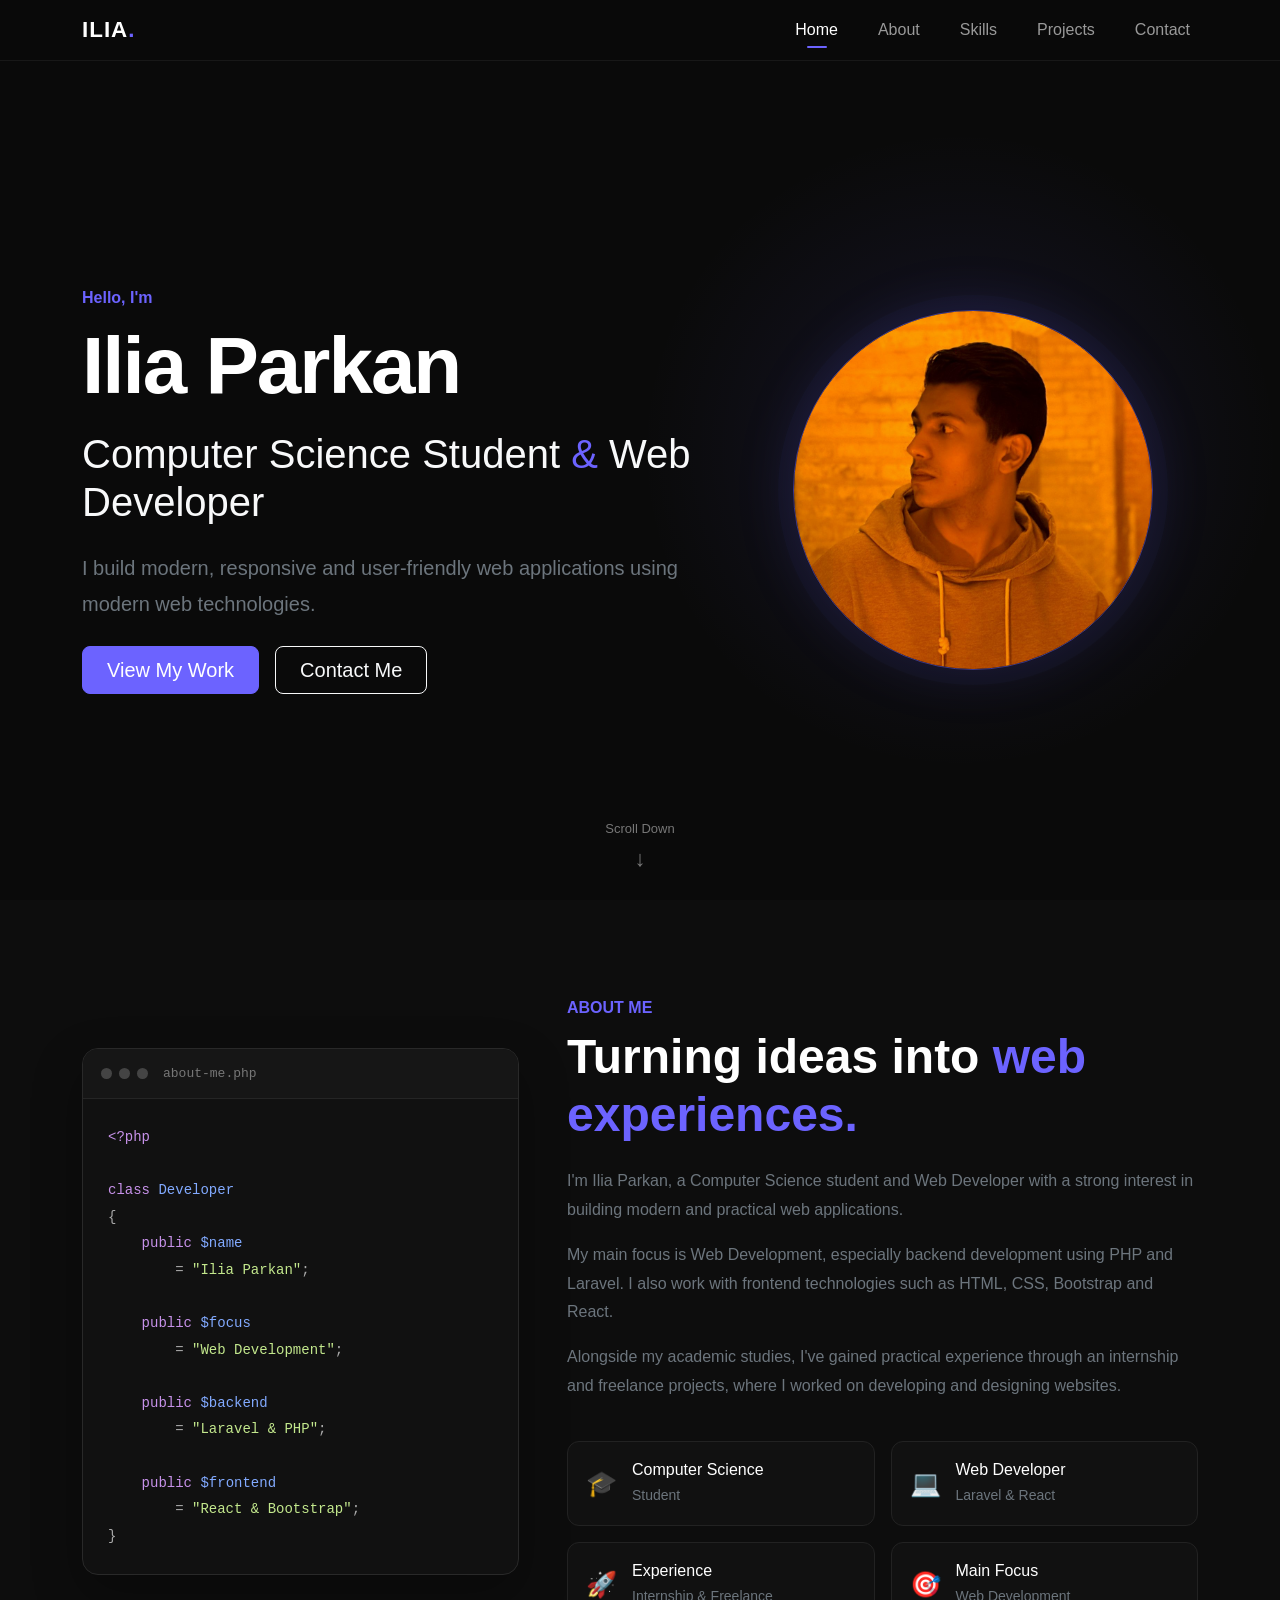
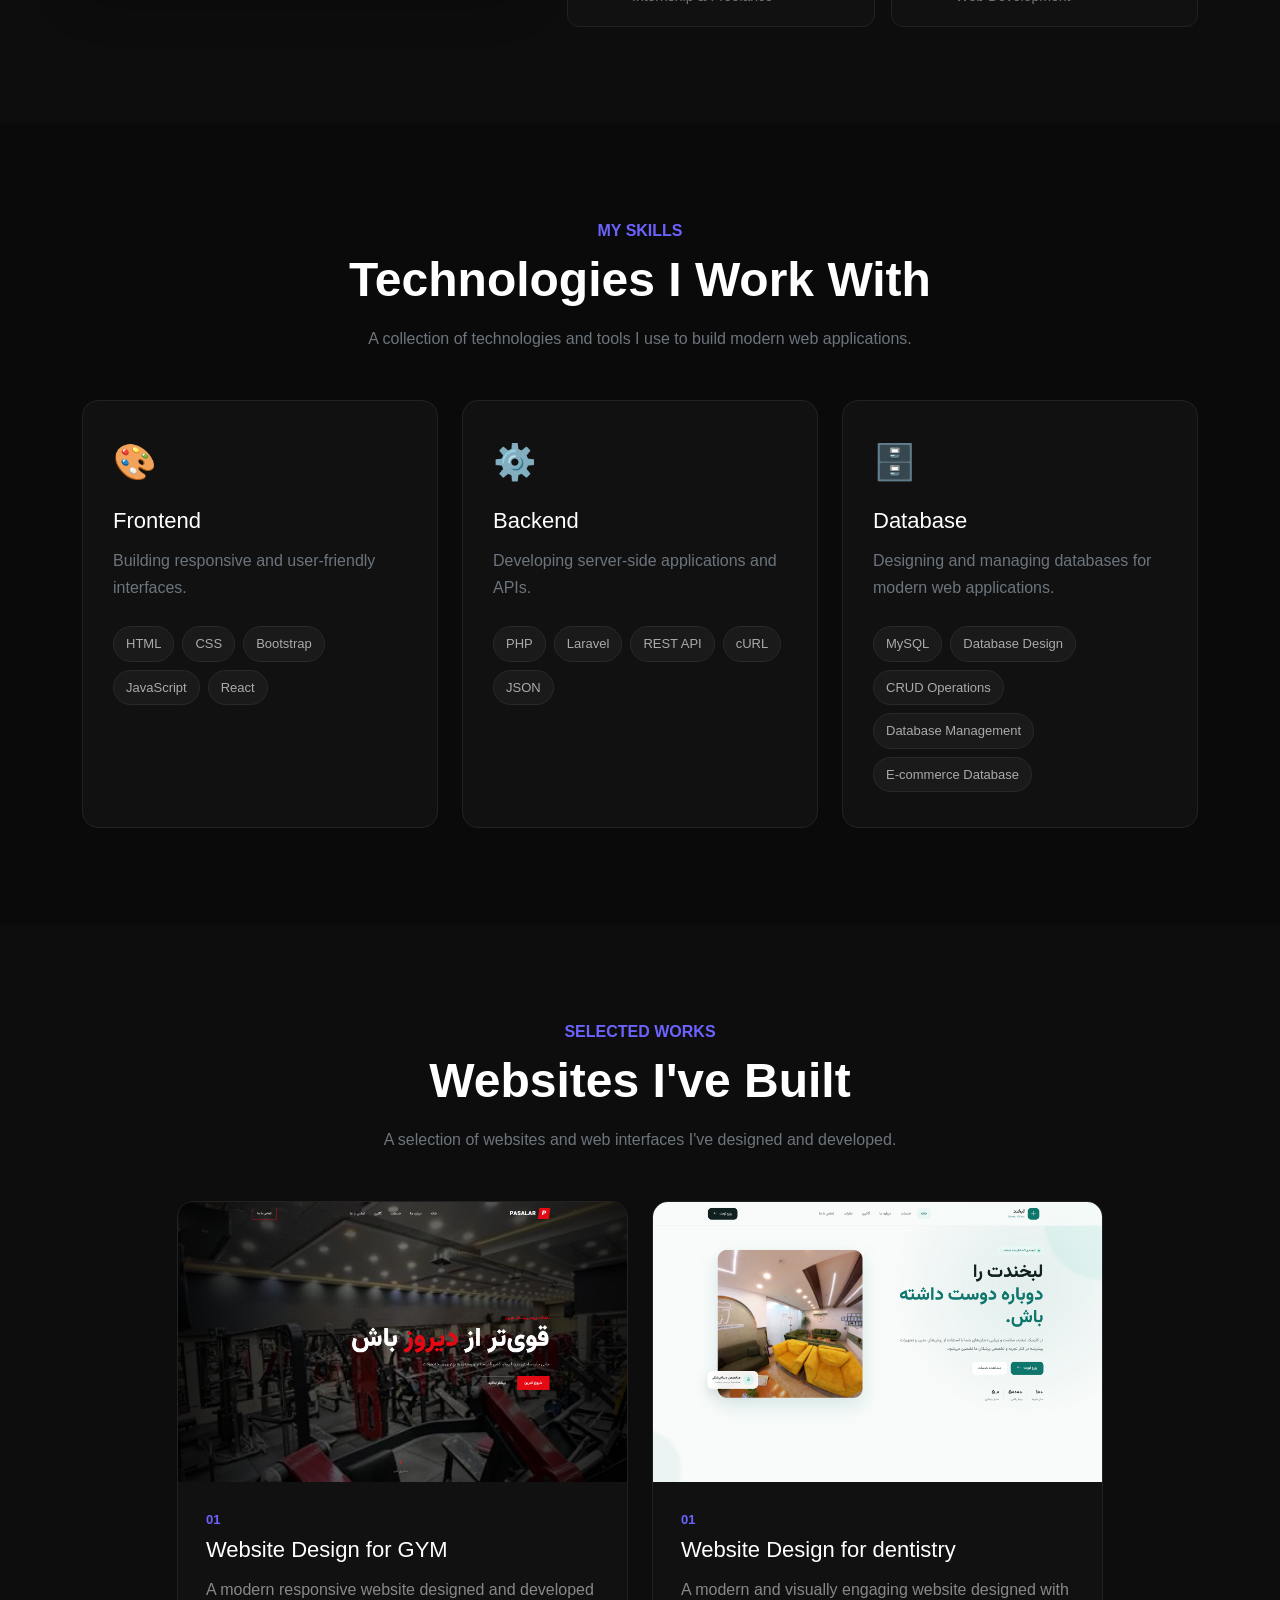
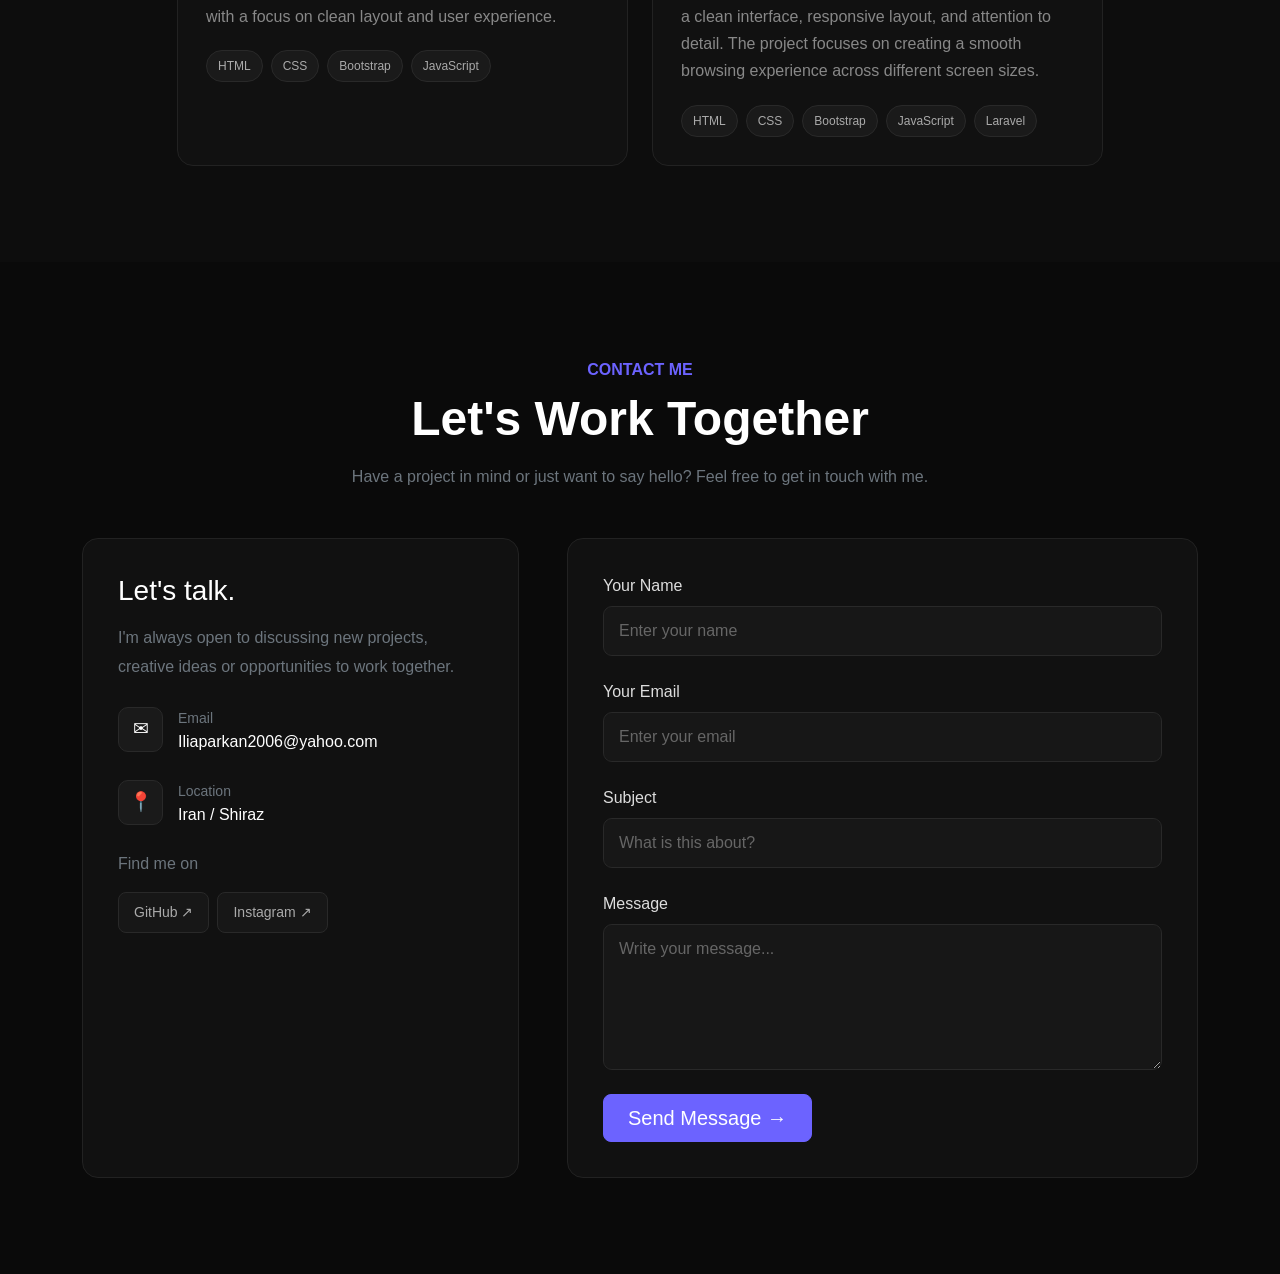
<file: index.html>
<!DOCTYPE html>
<html lang="en">

<head>

    <meta charset="UTF-8">

    <meta
        name="viewport"
        content="width=device-width, initial-scale=1.0"
    >

    <meta
        name="description"
        content="Ilia Parkan | Computer Science Student and Web Developer"
    >

    <title>Ilia Parkan | Web Developer</title>


    <!-- ================= BOOTSTRAP 5 ================= -->

    <link
        href="https://cdn.jsdelivr.net/npm/bootstrap@5.3.3/dist/css/bootstrap.min.css"
        rel="stylesheet"
    >


    <!-- ================= CUSTOM CSS ================= -->

    <link
        rel="stylesheet"
        href="style.css"
    >

</head>


<body>


<!-- =====================================================
     NAVBAR
===================================================== -->

<nav
    id="mainNavbar"
    class="navbar navbar-expand-lg navbar-dark fixed-top"
>

    <div class="container">


        <!-- Logo -->

        <a
            class="navbar-brand fw-bold"
            href="#home"
        >
            ILIA<span>.</span>
        </a>


        <!-- Mobile Menu Button -->

        <button
            class="navbar-toggler"
            type="button"
            data-bs-toggle="collapse"
            data-bs-target="#navbarMenu"
            aria-controls="navbarMenu"
            aria-expanded="false"
            aria-label="Toggle navigation"
        >

            <span class="navbar-toggler-icon"></span>

        </button>


        <!-- Navbar Links -->

        <div
            class="collapse navbar-collapse"
            id="navbarMenu"
        >

            <ul class="navbar-nav ms-auto gap-lg-4">


                <!-- Home -->

                <li class="nav-item">

                    <a
                        class="nav-link"
                        href="#home"
                    >
                        Home
                    </a>

                </li>


                <!-- About -->

                <li class="nav-item">

                    <a
                        class="nav-link"
                        href="#about"
                    >
                        About
                    </a>

                </li>


                <!-- Skills -->

                <li class="nav-item">

                    <a
                        class="nav-link"
                        href="#skills"
                    >
                        Skills
                    </a>

                </li>


                <!-- Projects -->

                <li class="nav-item">

                    <a
                        class="nav-link"
                        href="#projects"
                    >
                        Projects
                    </a>

                </li>


                <!-- Contact -->

                <li class="nav-item">

                    <a
                        class="nav-link"
                        href="#contact"
                    >
                        Contact
                    </a>

                </li>

            </ul>

        </div>

    </div>

</nav>



<!-- =====================================================
     HOME / HERO
===================================================== -->

<section
    id="home"
    class="hero min-vh-100 d-flex align-items-center"
>

    <div class="container">

        <div class="row align-items-center gy-5">


            <!-- Hero Content -->

            <div class="col-lg-7">

                <p class="text-primary fw-semibold mb-2">
                    Hello, I'm
                </p>


                <h1 class="display-1 fw-bold text-white mb-3">
                    Ilia Parkan
                </h1>


                <h2 class="display-6 text-light mb-4">

                    Computer Science Student

                    <span class="text-primary">
                        &
                    </span>

                    Web Developer

                </h2>


                <p class="lead text-secondary hero-description mb-4">

                    I build modern, responsive and user-friendly
                    web applications using modern web technologies.

                </p>


                <!-- Buttons -->

                <div class="d-flex gap-3 flex-wrap">


                    <a
                        href="#projects"
                        class="btn btn-primary btn-lg px-4"
                    >
                        View My Work
                    </a>


                    <a
                        href="#contact"
                        class="btn btn-outline-light btn-lg px-4"
                    >
                        Contact Me
                    </a>

                </div>

            </div>


            <!-- Profile Image -->

            <div class="col-lg-5">

                <div class="profile-container mx-auto">

                    <div class="profile-image">

                        <img
                            src="images/profile.jpg"
                            alt="Ilia Parkan"
                            class="img-fluid"
                        >

                    </div>

                </div>

            </div>

        </div>

    </div>


    <!-- Scroll Down -->

    <a
        href="#about"
        class="scroll-indicator text-decoration-none"
    >

        <span>
            Scroll Down
        </span>

        <div>
            ↓
        </div>

    </a>

</section>



<!-- =====================================================
     ABOUT
===================================================== -->

<section
    id="about"
    class="about-section py-5"
>

    <div class="container py-5">

        <div class="row align-items-center g-5">


            <!-- Code Card -->

            <div class="col-lg-5">

                <div class="code-card">


                    <!-- Window Header -->

                    <div class="code-header">

                        <div class="window-dots">

                            <span></span>
                            <span></span>
                            <span></span>

                        </div>


                        <span class="file-name">
                            about-me.php
                        </span>

                    </div>


                    <!-- Code -->

                    <div class="code-body">

<pre><code><span class="code-purple">&lt;?php</span>

<span class="code-purple">class</span> <span class="code-blue">Developer</span>
{
    <span class="code-purple">public</span> <span class="code-blue">$name</span>
        = <span class="code-green">"Ilia Parkan"</span>;

    <span class="code-purple">public</span> <span class="code-blue">$focus</span>
        = <span class="code-green">"Web Development"</span>;

    <span class="code-purple">public</span> <span class="code-blue">$backend</span>
        = <span class="code-green">"Laravel & PHP"</span>;

    <span class="code-purple">public</span> <span class="code-blue">$frontend</span>
        = <span class="code-green">"React & Bootstrap"</span>;
}</code></pre>

                    </div>

                </div>

            </div>


            <!-- About Content -->

            <div class="col-lg-7">


                <p class="text-primary fw-semibold mb-2">
                    ABOUT ME
                </p>


                <h2 class="display-5 fw-bold text-white mb-4">

                    Turning ideas into

                    <span class="text-primary">
                        web experiences.
                    </span>

                </h2>


                <p class="text-secondary about-text">

                    I'm Ilia Parkan, a Computer Science student
                    and Web Developer with a strong interest in
                    building modern and practical web applications.

                </p>


                <p class="text-secondary about-text">

                    My main focus is Web Development, especially
                    backend development using PHP and Laravel.
                    I also work with frontend technologies such as
                    HTML, CSS, Bootstrap and React.

                </p>


                <p class="text-secondary about-text">

                    Alongside my academic studies, I've gained
                    practical experience through an internship and
                    freelance projects, where I worked on developing
                    and designing websites.

                </p>


                <!-- About Info -->

                <div class="row g-3 mt-4">


                    <!-- Education -->

                    <div class="col-sm-6">

                        <div class="about-info">

                            <span class="info-icon">
                                🎓
                            </span>

                            <div>

                                <h6 class="text-white mb-1">
                                    Computer Science
                                </h6>

                                <small class="text-secondary">
                                    Student
                                </small>

                            </div>

                        </div>

                    </div>


                    <!-- Web Developer -->

                    <div class="col-sm-6">

                        <div class="about-info">

                            <span class="info-icon">
                                💻
                            </span>

                            <div>

                                <h6 class="text-white mb-1">
                                    Web Developer
                                </h6>

                                <small class="text-secondary">
                                    Laravel & React
                                </small>

                            </div>

                        </div>

                    </div>


                    <!-- Experience -->

                    <div class="col-sm-6">

                        <div class="about-info">

                            <span class="info-icon">
                                🚀
                            </span>

                            <div>

                                <h6 class="text-white mb-1">
                                    Experience
                                </h6>

                                <small class="text-secondary">
                                    Internship & Freelance
                                </small>

                            </div>

                        </div>

                    </div>


                    <!-- Focus -->

                    <div class="col-sm-6">

                        <div class="about-info">

                            <span class="info-icon">
                                🎯
                            </span>

                            <div>

                                <h6 class="text-white mb-1">
                                    Main Focus
                                </h6>

                                <small class="text-secondary">
                                    Web Development
                                </small>

                            </div>

                        </div>

                    </div>

                </div>

            </div>

        </div>

    </div>

</section>



<!-- =====================================================
     SKILLS
===================================================== -->

<section
    id="skills"
    class="skills-section py-5"
>

    <div class="container py-5">


        <!-- Section Header -->

        <div class="text-center mb-5">

            <p class="text-primary fw-semibold mb-2">
                MY SKILLS
            </p>


            <h2 class="display-5 fw-bold text-white">
                Technologies I Work With
            </h2>


            <p class="text-secondary mt-3 skills-intro">

                A collection of technologies and tools I use
                to build modern web applications.

            </p>

        </div>


        <!-- Skills -->

        <div class="row g-4">


            <!-- Frontend -->

            <div class="col-lg-4">

                <div class="skill-card h-100">

                    <div class="skill-icon">
                        🎨
                    </div>


                    <h3 class="text-white">
                        Frontend
                    </h3>


                    <p class="text-secondary">

                        Building responsive and user-friendly
                        interfaces.

                    </p>


                    <div class="skill-list">

                        <span>HTML</span>
                        <span>CSS</span>
                        <span>Bootstrap</span>
                        <span>JavaScript</span>
                        <span>React</span>

                    </div>

                </div>

            </div>


            <!-- Backend -->

            <div class="col-lg-4">

                <div class="skill-card h-100">

                    <div class="skill-icon">
                        ⚙️
                    </div>


                    <h3 class="text-white">
                        Backend
                    </h3>


                    <p class="text-secondary">

                        Developing server-side applications
                        and APIs.

                    </p>


                    <div class="skill-list">

                        <span>PHP</span>
                        <span>Laravel</span>
                        <span>REST API</span>
                        <span>cURL</span>
                        <span>JSON</span>

                    </div>

                </div>

            </div>


            <!-- Database -->

            <div class="col-lg-4">

                <div class="skill-card h-100">

                    <div class="skill-icon">
                        🗄️
                    </div>


                    <h3 class="text-white">
                        Database
                    </h3>


                    <p class="text-secondary">

                        Designing and managing databases for
                        modern web applications.

                    </p>


                    <div class="skill-list">

                        <span>MySQL</span>
                        <span>Database Design</span>
                        <span>CRUD Operations</span>
                        <span>Database Management</span>
                        <span>E-commerce Database</span>

                    </div>

                </div>

            </div>

        </div>

    </div>

</section>



<!-- =====================================================
     PROJECTS
===================================================== -->

<section
    id="projects"
    class="projects-section py-5"
>

    <div class="container py-5">


        <!-- Section Header -->

        <div class="text-center mb-5">

            <p class="text-primary fw-semibold mb-2">
                SELECTED WORKS
            </p>


            <h2 class="display-5 fw-bold text-white">
                Websites I've Built
            </h2>


            <p class="text-secondary mt-3 projects-intro">

                A selection of websites and web interfaces
                I've designed and developed.

            </p>

        </div>


        <!-- Projects -->

        <div class="row g-4 justify-content-center">


            <!-- Project 1 -->

            <div class="col-lg-5 col-md-6">

                <div class="project-card h-100">


                    <div class="project-image">

                        <img
                            src="images/projects-1/picture1.png"
                            alt="Website Project 1"
                            loading="lazy"
                        >


                        <div class="project-overlay">

                            <a
                                href="project-1.html"
                                class="project-link"
                            >
                                View Preview →
                            </a>

                        </div>

                    </div>


                    <div class="project-content">


                        <span class="project-number">
                            01
                        </span>


                        <h3>
                            Website Design for GYM
                        </h3>


                        <p>

                            A modern responsive website designed
                            and developed with a focus on clean
                            layout and user experience.

                        </p>


                        <div class="project-tech">

                            <span>HTML</span>
                            <span>CSS</span>
                            <span>Bootstrap</span>
                            <span>JavaScript</span>

                        </div>

                    </div>

                </div>

            </div>

            <!-- Project 2 -->

            <div class="col-lg-5 col-md-6">

                <div class="project-card h-100">


                    <div class="project-image">

                        <img
                            src="images/projects-2/clinic-1.png"
                            alt="Website Project 1"
                            loading="lazy"
                        >


                        <div class="project-overlay">

                            <a
                                href="project-2.html"
                                class="project-link"
                            >
                                View Preview →
                            </a>

                        </div>

                    </div>


                    <div class="project-content">


                        <span class="project-number">
                            01
                        </span>


                        <h3>
                            Website Design for dentistry
                        </h3>


                        <p>

                            A modern and visually engaging website designed with a clean interface, responsive layout, and attention to detail. The project focuses on creating a smooth browsing experience across different screen sizes.

                        </p>


                        <div class="project-tech">

                            <span>HTML</span>
                            <span>CSS</span>
                            <span>Bootstrap</span>
                            <span>JavaScript</span>
                            <span>Laravel</span>

                        </div>

                    </div>

                </div>

            </div>

        </div>

    </div>

</section>



<!-- =====================================================
     CONTACT
===================================================== -->

<section
    id="contact"
    class="contact-section py-5"
>

    <div class="container py-5">


        <!-- Section Header -->

        <div class="text-center mb-5">

            <p class="text-primary fw-semibold mb-2">
                CONTACT ME
            </p>


            <h2 class="display-5 fw-bold text-white">
                Let's Work Together
            </h2>


            <p class="text-secondary mt-3 contact-intro">

                Have a project in mind or just want to say hello?
                Feel free to get in touch with me.

            </p>

        </div>


        <!-- Contact Content -->

        <div class="row g-5 align-items-stretch">


            <!-- Contact Information -->

            <div class="col-lg-5">

                <div class="contact-info h-100">


                    <h3 class="text-white mb-3">
                        Let's talk.
                    </h3>


                    <p class="text-secondary contact-text mb-4">

                        I'm always open to discussing new projects,
                        creative ideas or opportunities to work together.

                    </p>


                    <!-- Email -->

                    <div class="contact-item">

                        <div class="contact-icon">
                            ✉
                        </div>


                        <div>

                            <small class="text-secondary">
                                Email
                            </small>


                            <a
                                href="mailto:Iliaparkan2006@yahoo.com"
                                class="d-block"
                            >
                                Iliaparkan2006@yahoo.com
                            </a>

                        </div>

                    </div>


                    <!-- Location -->

                    <div class="contact-item">

                        <div class="contact-icon">
                            📍
                        </div>


                        <div>

                            <small class="text-secondary">
                                Location
                            </small>


                            <p class="text-white mb-0">
                                Iran / Shiraz
                            </p>

                        </div>

                    </div>


                    <!-- Social Links -->

                    <div class="contact-social mt-4">

                        <p class="text-secondary mb-3">
                            Find me on
                        </p>


                        <div class="d-flex gap-2">


                            <!-- GitHub -->

                            <a
                                href="YOUR_GITHUB_LINK"
                                class="social-link"
                                target="_blank"
                                rel="noopener noreferrer"
                            >
                                GitHub ↗
                            </a>


                            <!-- Instagram -->

                            <a
                                href="YOUR_INSTAGRAM_LINK"
                                class="social-link"
                                target="_blank"
                                rel="noopener noreferrer"
                            >
                                Instagram ↗
                            </a>

                        </div>

                    </div>

                </div>

            </div>


            <!-- Contact Form -->

            <div class="col-lg-7">

                <div class="contact-form h-100">

                    <form>


                        <!-- Name -->

                        <div class="mb-4">

                            <label
                                for="name"
                                class="form-label"
                            >
                                Your Name
                            </label>


                            <input
                                type="text"
                                id="name"
                                class="form-control"
                                placeholder="Enter your name"
                                required
                            >

                        </div>


                        <!-- Email -->

                        <div class="mb-4">

                            <label
                                for="email"
                                class="form-label"
                            >
                                Your Email
                            </label>


                            <input
                                type="email"
                                id="email"
                                class="form-control"
                                placeholder="Enter your email"
                                required
                            >

                        </div>


                        <!-- Subject -->

                        <div class="mb-4">

                            <label
                                for="subject"
                                class="form-label"
                            >
                                Subject
                            </label>


                            <input
                                type="text"
                                id="subject"
                                class="form-control"
                                placeholder="What is this about?"
                            >

                        </div>


                        <!-- Message -->

                        <div class="mb-4">

                            <label
                                for="message"
                                class="form-label"
                            >
                                Message
                            </label>


                            <textarea
                                id="message"
                                class="form-control"
                                rows="5"
                                placeholder="Write your message..."
                                required
                            ></textarea>

                        </div>


                        <!-- Submit -->

                        <button
                            type="submit"
                            class="btn btn-primary btn-lg px-4"
                        >
                            Send Message →
                        </button>

                    </form>

                </div>

            </div>

        </div>

    </div>

</section>



<!-- =====================================================
     BOOTSTRAP JS
===================================================== -->

<script
    src="https://cdn.jsdelivr.net/npm/bootstrap@5.3.3/dist/js/bootstrap.bundle.min.js">
</script>



<!-- =====================================================
     NAVBAR ACTIVE SECTION
===================================================== -->

<script>

    const sections =
        document.querySelectorAll("section[id]");

    const navLinks =
        document.querySelectorAll("#mainNavbar .nav-link");


    function updateActiveNav() {

        let currentSection = "";


        sections.forEach(section => {

            const sectionTop =
                section.offsetTop - 150;

            const sectionHeight =
                section.offsetHeight;


            if (
                window.scrollY >= sectionTop &&
                window.scrollY < sectionTop + sectionHeight
            ) {

                currentSection =
                    section.getAttribute("id");

            }

        });


        navLinks.forEach(link => {

            link.classList.remove("active");


            if (
                link.getAttribute("href") ===
                "#" + currentSection
            ) {

                link.classList.add("active");

            }

        });

    }


    window.addEventListener(
        "scroll",
        updateActiveNav
    );


    window.addEventListener(
        "load",
        updateActiveNav
    );


</script>


</body>

</html>
</file>
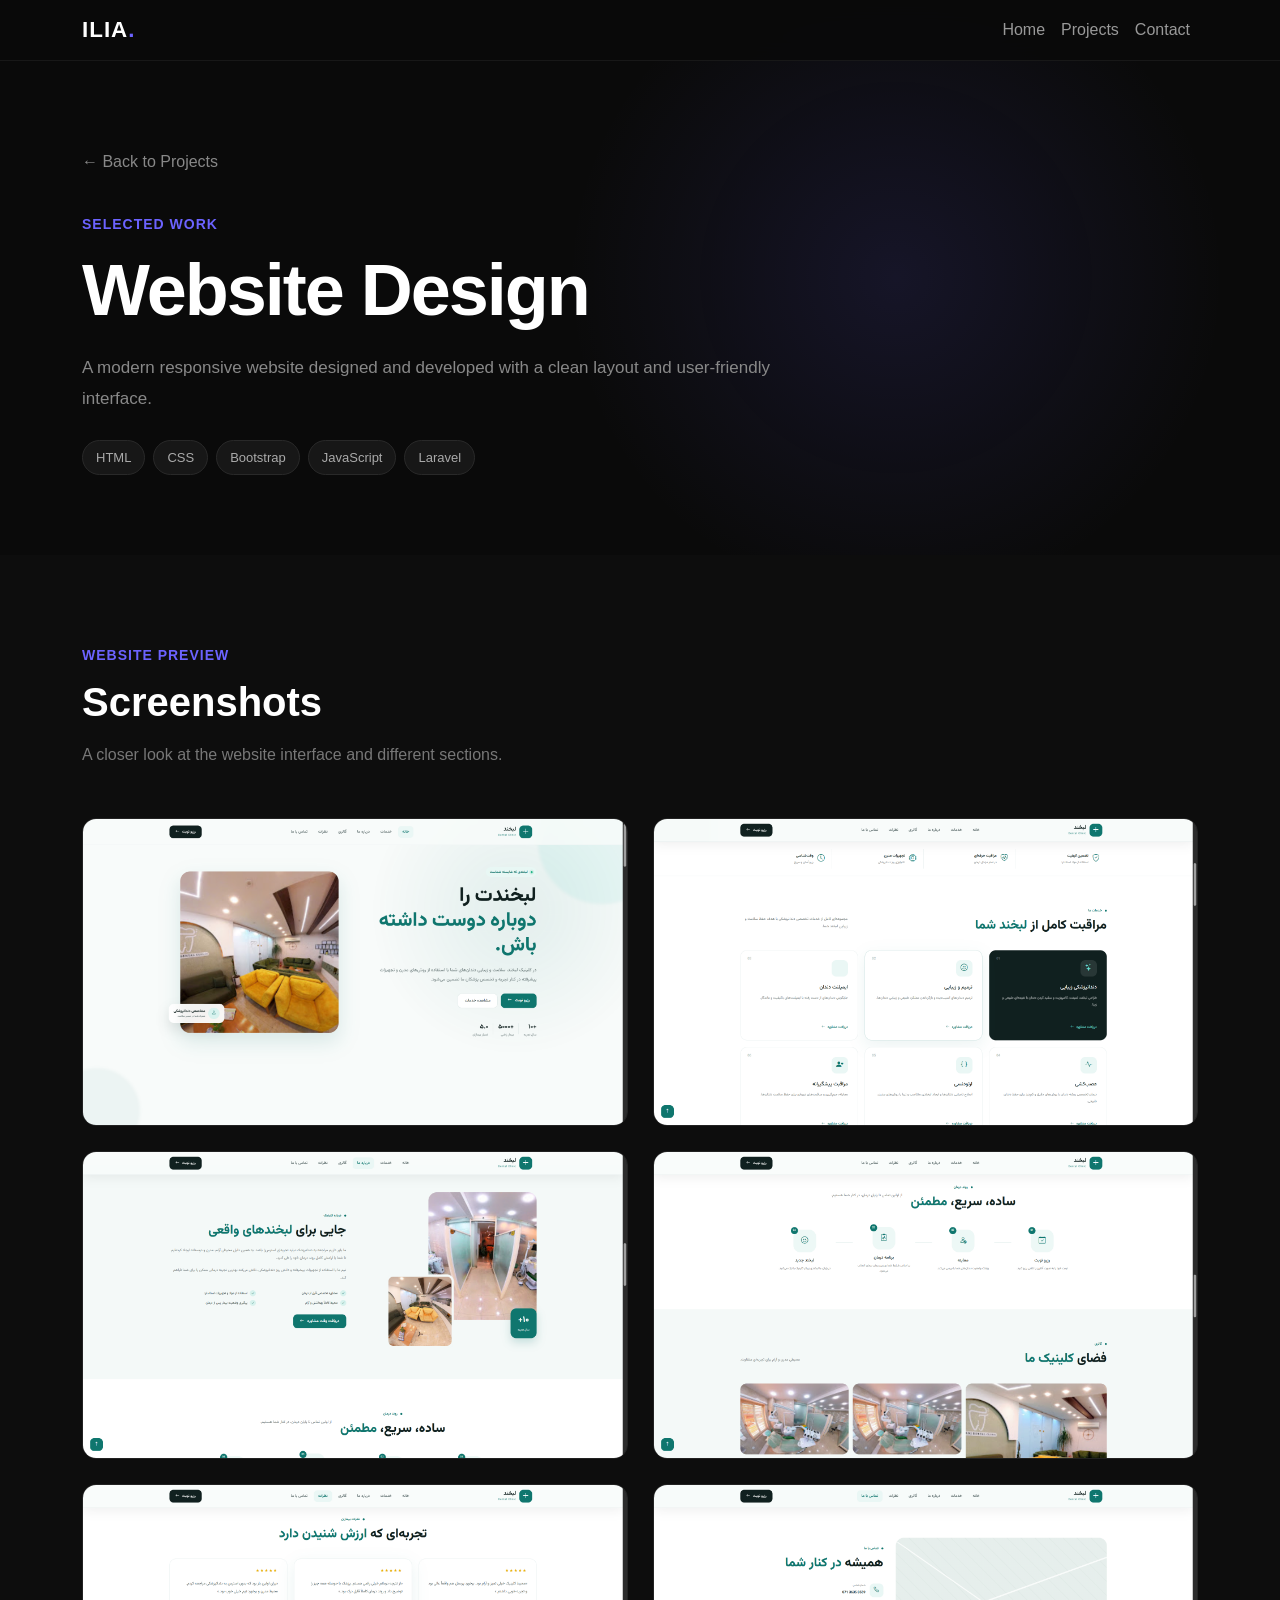
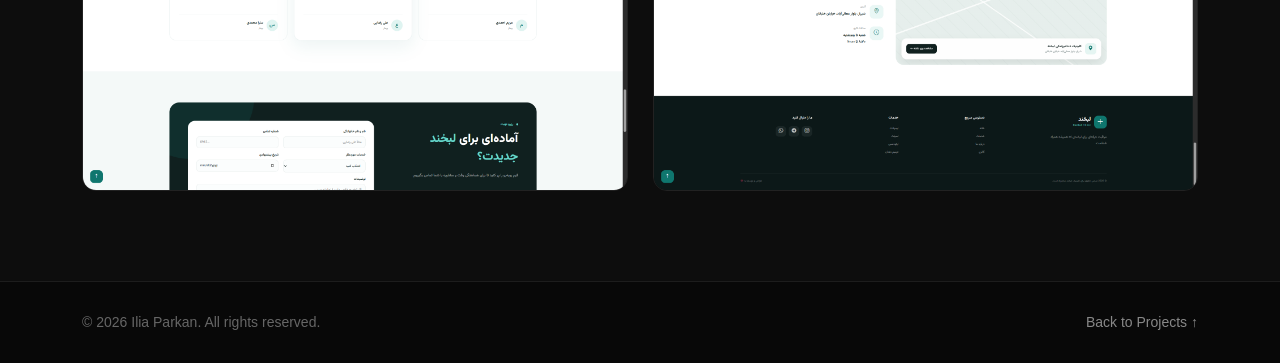
<file: project-2.html>
<!DOCTYPE html>
<html lang="en">

<head>

    <meta charset="UTF-8">

    <meta
        name="viewport"
        content="width=device-width, initial-scale=1.0"
    >

    <meta
        name="description"
        content="Website project by Ilia Parkan"
    >

    <title>Website Project | Ilia Parkan</title>


    <!-- Bootstrap 5 -->

    <link
        href="https://cdn.jsdelivr.net/npm/bootstrap@5.3.3/dist/css/bootstrap.min.css"
        rel="stylesheet"
    >


    <!-- Project Gallery CSS -->

    <link
        rel="stylesheet"
        href="project-gallery.css"
    >

</head>


<body>


<!-- =====================================================
     NAVBAR
===================================================== -->

<nav class="navbar navbar-expand-lg navbar-dark fixed-top">

    <div class="container">


        <!-- Logo -->

        <a
            class="navbar-brand fw-bold"
            href="index.html"
        >
            ILIA<span>.</span>
        </a>


        <!-- Mobile Button -->

        <button
            class="navbar-toggler"
            type="button"
            data-bs-toggle="collapse"
            data-bs-target="#navbarMenu"
            aria-controls="navbarMenu"
            aria-expanded="false"
            aria-label="Toggle navigation"
        >

            <span class="navbar-toggler-icon"></span>

        </button>


        <!-- Navbar -->

        <div
            class="collapse navbar-collapse"
            id="navbarMenu"
        >

            <ul class="navbar-nav ms-auto">

                <li class="nav-item">

                    <a
                        class="nav-link"
                        href="index.html#home"
                    >
                        Home
                    </a>

                </li>

                <li class="nav-item">

                    <a
                        class="nav-link"
                        href="index.html#projects"
                    >
                        Projects
                    </a>

                </li>

                <li class="nav-item">

                    <a
                        class="nav-link"
                        href="index.html#contact"
                    >
                        Contact
                    </a>

                </li>

            </ul>

        </div>

    </div>

</nav>



<!-- =====================================================
     PROJECT HEADER
===================================================== -->

<section class="project-header">

    <div class="container">

        <a
            href="index.html#projects"
            class="back-link"
        >
            ← Back to Projects
        </a>


        <p class="section-label">
            SELECTED WORK
        </p>


        <h1>
            Website Design
        </h1>


        <p class="project-description">

            A modern responsive website designed and developed
            with a clean layout and user-friendly interface.

        </p>


        <!-- Technologies -->

        <div class="project-tech">

            <span>HTML</span>
            <span>CSS</span>
            <span>Bootstrap</span>
            <span>JavaScript</span>
            <span>Laravel</span>

        </div>

    </div>

</section>



<!-- =====================================================
     PROJECT SCREENSHOTS
===================================================== -->

<section class="gallery-section">

    <div class="container">


        <!-- Gallery Header -->

        <div class="gallery-header">

            <p class="section-label">
                WEBSITE PREVIEW
            </p>

            <h2>
                Screenshots
            </h2>

            <p>
                A closer look at the website interface and
                different sections.
            </p>

        </div>


        <!-- Gallery -->

        <div class="gallery">


            <!-- Screenshot 1 -->

            <div class="gallery-item">

                <img
                    src="images/projects-2/clinic-1.png"
                    alt="Website Home Page"
                    loading="lazy"
                >

            </div>


            <!-- Screenshot 2 -->

            <div class="gallery-item">

                <img
                    src="images/projects-2/clinic-2.png"
                    alt="Website About Page"
                    loading="lazy"
                >

            </div>


            <!-- Screenshot 3 -->

            <div class="gallery-item">

                <img
                    src="images/projects-2/clinic-3.png"
                    alt="Website Services Page"
                    loading="lazy"
                >

            </div>


            <!-- Screenshot 4 -->

            <div class="gallery-item">

                <img
                    src="images/projects-2/clinic-4.png"
                    alt="Website Contact Page"
                    loading="lazy"
                >

            </div>

            <!-- Screenshot 5 -->

            <div class="gallery-item">

                <img
                    src="images/projects-2/clinic-5.png"
                    alt="Website Contact Page"
                    loading="lazy"
                >

            </div>
            
            <!-- Screenshot 7 -->

            <div class="gallery-item">

                <img
                    src="images/projects-2/clinic-7.png"
                    alt="Website Contact Page"
                    loading="lazy"
                >

            </div>

        </div>

    </div>

</section>



<!-- =====================================================
     FOOTER
===================================================== -->

<footer class="project-footer">

    <div class="container">

        <p>
            © 2026 Ilia Parkan. All rights reserved.
        </p>

        <a href="index.html#projects">
            Back to Projects ↑
        </a>

    </div>

</footer>



<!-- Bootstrap JS -->

<script
    src="https://cdn.jsdelivr.net/npm/bootstrap@5.3.3/dist/js/bootstrap.bundle.min.js"
></script>


</body>

</html>
</file>
<file: style.css>
/* =====================================================
   GLOBAL
===================================================== */

html {
    scroll-behavior: smooth;
    scroll-padding-top: 80px;
}

body {
    background-color: #0a0a0a;
    color: #ffffff;
    font-family: Arial, Helvetica, sans-serif;
    overflow-x: hidden;
}

section {
    position: relative;
}

.text-primary {
    color: #6c63ff !important;
}


/* =====================================================
   NAVBAR
===================================================== */

.navbar {
    background: rgba(10, 10, 10, 0.85);
    backdrop-filter: blur(12px);
    -webkit-backdrop-filter: blur(12px);

    border-bottom: 1px solid rgba(255, 255, 255, 0.06);

    transition: all 0.3s ease;
}

.navbar-brand {
    font-size: 1.4rem;
    letter-spacing: 1px;
    color: #ffffff !important;
}

.navbar-brand span {
    color: #6c63ff;
}

.nav-link {
    color: #999999 !important;
    font-weight: 500;
    transition: all 0.3s ease;
    position: relative;
}

.nav-link:hover,
.nav-link.active {
    color: #ffffff !important;
}

.nav-link.active::after {
    content: "";

    position: absolute;

    left: 0;
    right: 0;
    bottom: 2px;

    width: 20px;
    height: 2px;

    margin: auto;

    background-color: #6c63ff;

    border-radius: 10px;
}

.navbar-toggler {
    border-color: rgba(255, 255, 255, 0.2);
}

.navbar-toggler:focus {
    box-shadow: none;
}


/* =====================================================
   HERO / HOME
===================================================== */

.hero {
    min-height: 100vh;

    background:
        radial-gradient(
            circle at 75% 50%,
            rgba(108, 99, 255, 0.12),
            transparent 30%
        ),
        #0a0a0a;

    padding-top: 80px;
}

.hero h1 {
    letter-spacing: -2px;
}

.hero h2 {
    font-weight: 500;
}

.hero-description {
    max-width: 650px;
    line-height: 1.8;
}

.btn-primary {
    background-color: #6c63ff;
    border-color: #6c63ff;

    transition: all 0.3s ease;
}

.btn-primary:hover {
    background-color: #574fe0;
    border-color: #574fe0;

    transform: translateY(-2px);

    box-shadow: 0 10px 25px rgba(108, 99, 255, 0.25);
}

.btn-outline-light {
    transition: all 0.3s ease;
}

.btn-outline-light:hover {
    color: #0a0a0a;
    transform: translateY(-2px);
}


/* =====================================================
   PROFILE IMAGE
===================================================== */

.profile-container {
    width: 360px;
    max-width: 100%;

    position: relative;
}

.profile-image {
    position: relative;

    border-radius: 50%;

    overflow: hidden;

    aspect-ratio: 1 / 1;

    border: 1px solid rgba(108, 99, 255, 0.5);

    box-shadow:
        0 0 0 15px rgba(108, 99, 255, 0.03),
        0 0 60px rgba(108, 99, 255, 0.15);

    transition: all 0.4s ease;
}

.profile-image:hover {
    transform: translateY(-5px);

    box-shadow:
        0 0 0 15px rgba(108, 99, 255, 0.05),
        0 0 80px rgba(108, 99, 255, 0.25);
}

.profile-image img {
    width: 100%;
    height: 100%;

    object-fit: cover;

    display: block;
}


/* =====================================================
   SCROLL INDICATOR
===================================================== */

.scroll-indicator {
    position: absolute;

    bottom: 25px;
    left: 50%;

    transform: translateX(-50%);

    color: #777777;

    text-align: center;

    font-size: 13px;

    transition: all 0.3s ease;

    animation: scrollBounce 2s infinite;
}

.scroll-indicator:hover {
    color: #ffffff;
}

.scroll-indicator div {
    font-size: 22px;
    margin-top: 4px;
}

@keyframes scrollBounce {

    0%,
    100% {
        transform: translate(-50%, 0);
    }

    50% {
        transform: translate(-50%, 8px);
    }
}


/* =====================================================
   ABOUT
===================================================== */

.about-section {
    background-color: #0d0d0d;
}

.about-text {
    max-width: 700px;

    line-height: 1.8;

    font-size: 16px;
}


/* =====================================================
   CODE CARD
===================================================== */

.code-card {
    width: 100%;
    max-width: 480px;

    margin: auto;

    background-color: #111111;

    border: 1px solid #292929;

    border-radius: 16px;

    overflow: hidden;

    box-shadow: 0 20px 50px rgba(0, 0, 0, 0.3);

    transition: all 0.3s ease;
}

.code-card:hover {
    border-color: #6c63ff;

    transform: translateY(-5px);

    box-shadow: 0 25px 60px rgba(0, 0, 0, 0.4);
}


/* Code Header */

.code-header {
    height: 50px;

    display: flex;

    align-items: center;

    gap: 15px;

    padding: 0 18px;

    background-color: #161616;

    border-bottom: 1px solid #252525;
}

.window-dots {
    display: flex;

    gap: 7px;
}

.window-dots span {
    width: 11px;
    height: 11px;

    border-radius: 50%;

    background-color: #444444;
}

.file-name {
    color: #777777;

    font-size: 13px;

    font-family: monospace;
}


/* Code Body */

.code-body {
    padding: 25px;

    overflow-x: auto;
}

.code-body pre {
    margin: 0;

    color: #aaaaaa;

    font-family: "Courier New", monospace;

    font-size: 14px;

    line-height: 1.9;
}

.code-body code {
    font-family: inherit;
}

.code-purple {
    color: #c792ea;
}

.code-blue {
    color: #82aaff;
}

.code-green {
    color: #c3e88d;
}


/* =====================================================
   ABOUT INFO CARDS
===================================================== */

.about-info {
    display: flex;

    align-items: center;

    gap: 15px;

    padding: 18px;

    background-color: #111111;

    border: 1px solid #222222;

    border-radius: 12px;

    transition: all 0.3s ease;
}

.about-info:hover {
    border-color: #6c63ff;

    transform: translateY(-3px);

    background-color: #141414;
}

.info-icon {
    font-size: 25px;
}


/* =====================================================
   SKILLS
===================================================== */

.skills-section {
    background-color: #0a0a0a;
}

.skills-intro {
    max-width: 600px;

    margin-left: auto;
    margin-right: auto;

    line-height: 1.7;
}


/* Skill Card */

.skill-card {
    padding: 35px 30px;

    background-color: #111111;

    border: 1px solid #222222;

    border-radius: 16px;

    transition: all 0.3s ease;
}

.skill-card:hover {
    transform: translateY(-7px);

    border-color: #6c63ff;

    box-shadow:
        0 20px 45px rgba(0, 0, 0, 0.25);
}

.skill-icon {
    font-size: 35px;

    margin-bottom: 20px;
}

.skill-card h3 {
    font-size: 22px;

    margin-bottom: 12px;
}

.skill-card p {
    line-height: 1.7;

    margin-bottom: 25px;
}


/* Skill Tags */

.skill-list {
    display: flex;

    flex-wrap: wrap;

    gap: 8px;
}

.skill-list span {
    display: inline-block;

    padding: 7px 12px;

    border-radius: 20px;

    background-color: #1a1a1a;

    border: 1px solid #292929;

    color: #aaaaaa;

    font-size: 13px;

    transition: all 0.3s ease;
}

.skill-list span:hover {
    color: #ffffff;

    border-color: #6c63ff;

    background-color: rgba(108, 99, 255, 0.08);
}


/* =====================================================
   PROJECTS
===================================================== */

.projects-section {
    background-color: #0d0d0d;
}

.projects-intro {
    max-width: 650px;

    margin-left: auto;
    margin-right: auto;

    line-height: 1.7;
}


/* Project Card */

.project-card {
    background-color: #111111;

    border: 1px solid #222222;

    border-radius: 16px;

    overflow: hidden;

    transition: all 0.3s ease;
}

.project-card:hover {
    transform: translateY(-7px);

    border-color: #6c63ff;

    box-shadow:
        0 20px 45px rgba(0, 0, 0, 0.3);
}


/* Project Image */

.project-image {
    position: relative;

    height: 280px;

    overflow: hidden;

    background-color: #171717;
}

.project-image img {
    width: 100%;
    height: 100%;

    object-fit: cover;

    display: block;

    transition: transform 0.5s ease;
}

.project-card:hover .project-image img {
    transform: scale(1.05);
}


/* Project Overlay */

.project-overlay {
    position: absolute;

    inset: 0;

    display: flex;

    align-items: center;
    justify-content: center;

    background: rgba(0, 0, 0, 0.65);

    opacity: 0;

    transition: all 0.3s ease;
}

.project-card:hover .project-overlay {
    opacity: 1;
}

.project-link {
    color: #ffffff;

    text-decoration: none;

    padding: 11px 18px;

    border: 1px solid rgba(255, 255, 255, 0.4);

    border-radius: 8px;

    transition: all 0.3s ease;
}

.project-link:hover {
    background-color: #6c63ff;

    border-color: #6c63ff;

    color: #ffffff;
}


/* Project Content */

.project-content {
    padding: 28px;
}

.project-number {
    display: block;

    color: #6c63ff;

    font-size: 13px;

    font-weight: 600;

    margin-bottom: 8px;
}

.project-content h3 {
    color: #ffffff;

    font-size: 22px;

    margin-bottom: 12px;
}

.project-content p {
    color: #888888;

    line-height: 1.7;

    margin-bottom: 20px;
}


/* Project Technologies */

.project-tech {
    display: flex;

    flex-wrap: wrap;

    gap: 8px;
}

.project-tech span {
    padding: 6px 11px;

    background-color: #1a1a1a;

    border: 1px solid #292929;

    border-radius: 20px;

    color: #aaaaaa;

    font-size: 12px;
}


/* =====================================================
   CONTACT
===================================================== */

.contact-section {
    background-color: #0a0a0a;
}

.contact-intro {
    max-width: 650px;

    margin-left: auto;
    margin-right: auto;

    line-height: 1.7;
}


/* Contact Info */

.contact-info {
    padding: 35px;

    background-color: #111111;

    border: 1px solid #222222;

    border-radius: 16px;
}

.contact-text {
    line-height: 1.8;
}


/* Contact Items */

.contact-item {
    display: flex;

    align-items: center;

    gap: 15px;

    margin-bottom: 25px;
}

.contact-icon {
    width: 45px;
    height: 45px;

    display: flex;

    align-items: center;
    justify-content: center;

    flex-shrink: 0;

    background-color: #1a1a1a;

    border: 1px solid #292929;

    border-radius: 10px;

    font-size: 19px;
}

.contact-item a {
    color: #ffffff;

    text-decoration: none;

    transition: color 0.3s ease;
}

.contact-item a:hover {
    color: #6c63ff;
}


/* Social Links */

.contact-social {
    margin-top: 30px;
}

.social-link {
    display: inline-block;

    padding: 9px 15px;

    color: #aaaaaa;

    text-decoration: none;

    background-color: #171717;

    border: 1px solid #292929;

    border-radius: 8px;

    font-size: 14px;

    transition: all 0.3s ease;
}

.social-link:hover {
    color: #ffffff;

    border-color: #6c63ff;

    background-color: rgba(108, 99, 255, 0.08);

    transform: translateY(-2px);
}


/* =====================================================
   CONTACT FORM
===================================================== */

.contact-form {
    padding: 35px;

    background-color: #111111;

    border: 1px solid #222222;

    border-radius: 16px;
}

.form-label {
    color: #dddddd;

    font-weight: 500;

    margin-bottom: 8px;
}

.form-control {
    color: #ffffff;

    background-color: #171717;

    border: 1px solid #292929;

    border-radius: 9px;

    padding: 12px 15px;

    transition: all 0.3s ease;
}

.form-control::placeholder {
    color: #666666;
}

.form-control:focus {
    color: #ffffff;

    background-color: #171717;

    border-color: #6c63ff;

    box-shadow:
        0 0 0 3px rgba(108, 99, 255, 0.12);
}


/* =====================================================
   RESPONSIVE
===================================================== */

@media (max-width: 991px) {

    .hero {
        text-align: center;

        padding-top: 120px;
        padding-bottom: 100px;
    }

    .hero-description {
        margin-left: auto;
        margin-right: auto;
    }

    .hero .d-flex {
        justify-content: center;
    }

    .profile-container {
        width: 300px;
    }

    .code-card {
        max-width: 550px;
    }

    .navbar-nav {
        padding: 15px 0;
    }

    .nav-link.active::after {
        display: none;
    }

}


@media (max-width: 767px) {

    .display-1 {
        font-size: 3.5rem;
    }

    .display-5 {
        font-size: 2.4rem;
    }

    .display-6 {
        font-size: 1.6rem;
    }

    .profile-container {
        width: 270px;
    }

    .project-image {
        height: 240px;
    }

}


@media (max-width: 575px) {

    .hero {
        padding-left: 15px;
        padding-right: 15px;
    }

    .display-1 {
        font-size: 2.8rem;
    }

    .display-5 {
        font-size: 2.1rem;
    }

    .hero h2 {
        font-size: 1.35rem;
    }

    .profile-container {
        width: 230px;
    }

    .code-body {
        padding: 18px;
    }

    .code-body pre {
        font-size: 11px;
    }

    .skill-card {
        padding: 28px 22px;
    }

    .contact-info,
    .contact-form {
        padding: 25px 20px;
    }

    .project-content {
        padding: 22px;
    }

    .project-image {
        height: 210px;
    }

}
</file>
<file: project-gallery.css>
/* =====================================================
   GLOBAL
===================================================== */

html {
    scroll-behavior: smooth;
}

body {
    margin: 0;

    background-color: #0a0a0a;

    color: #ffffff;

    font-family:
        Arial,
        Helvetica,
        sans-serif;
}


/* =====================================================
   NAVBAR
===================================================== */

.navbar {

    background: rgba(10, 10, 10, 0.88);

    backdrop-filter: blur(12px);

    -webkit-backdrop-filter: blur(12px);

    border-bottom:
        1px solid rgba(255, 255, 255, 0.06);

}

.navbar-brand {

    font-size: 1.4rem;

    letter-spacing: 1px;

    color: #ffffff !important;

}

.navbar-brand span {

    color: #6c63ff;

}

.nav-link {

    color: #999999 !important;

    font-weight: 500;

    transition:
        color 0.3s ease;

}

.nav-link:hover {

    color: #ffffff !important;

}

.navbar-toggler {

    border-color:
        rgba(255, 255, 255, 0.2);

}

.navbar-toggler:focus {

    box-shadow: none;

}


/* =====================================================
   PROJECT HEADER
===================================================== */

.project-header {

    padding-top: 150px;

    padding-bottom: 80px;

    background:
        radial-gradient(
            circle at 70% 50%,
            rgba(108, 99, 255, 0.12),
            transparent 35%
        ),
        #0a0a0a;

}


.back-link {

    display: inline-block;

    margin-bottom: 40px;

    color: #888888;

    text-decoration: none;

    transition:
        color 0.3s ease;

}

.back-link:hover {

    color: #ffffff;

}


.section-label {

    margin-bottom: 12px;

    color: #6c63ff;

    font-size: 14px;

    font-weight: 600;

    letter-spacing: 1px;

}


.project-header h1 {

    margin-bottom: 20px;

    font-size: clamp(
        2.5rem,
        6vw,
        4.5rem
    );

    font-weight: 700;

    letter-spacing: -2px;

}


.project-description {

    max-width: 700px;

    margin-bottom: 25px;

    color: #888888;

    font-size: 17px;

    line-height: 1.8;

}


/* =====================================================
   TECHNOLOGIES
===================================================== */

.project-tech {

    display: flex;

    flex-wrap: wrap;

    gap: 8px;

}

.project-tech span {

    padding:
        7px 13px;

    background-color: #171717;

    border:
        1px solid #292929;

    border-radius: 20px;

    color: #aaaaaa;

    font-size: 13px;

}


/* =====================================================
   GALLERY
===================================================== */

.gallery-section {

    padding:
        90px 0;

    background-color: #0d0d0d;

}


.gallery-header {

    margin-bottom: 50px;

}

.gallery-header h2 {

    margin-bottom: 15px;

    font-size: 2.5rem;

    font-weight: 700;

}

.gallery-header p:not(.section-label) {

    color: #777777;

    line-height: 1.7;

}


/* =====================================================
   GALLERY GRID
===================================================== */

.gallery {

    display: grid;

    grid-template-columns:
        repeat(2, 1fr);

    gap: 25px;

}


.gallery-item {

    position: relative;

    overflow: hidden;

    background-color: #111111;

    border:
        1px solid #222222;

    border-radius: 14px;

    cursor: pointer;

    transition:
        transform 0.3s ease,
        border-color 0.3s ease;

}


.gallery-item:hover {

    transform: translateY(-5px);

    border-color: #6c63ff;

}


.gallery-item img {

    display: block;

    width: 100%;

    height: auto;

    transition:
        transform 0.5s ease;

}


.gallery-item:hover img {

    transform: scale(1.025);

}


/* =====================================================
   FOOTER
===================================================== */

.project-footer {

    padding:
        30px 0;

    background-color: #080808;

    border-top:
        1px solid #1d1d1d;

}


.project-footer .container {

    display: flex;

    align-items: center;

    justify-content: space-between;

    gap: 20px;

}


.project-footer p {

    margin: 0;

    color: #666666;

    font-size: 14px;

}


.project-footer a {

    color: #888888;

    text-decoration: none;

    font-size: 14px;

    transition:
        color 0.3s ease;

}


.project-footer a:hover {

    color: #ffffff;

}


/* =====================================================
   RESPONSIVE
===================================================== */

@media (max-width: 767px) {

    .project-header {

        padding-top: 125px;

        padding-bottom: 60px;

    }


    .gallery {

        grid-template-columns:
            1fr;

        gap: 18px;

    }


    .gallery-header h2 {

        font-size: 2rem;

    }


    .project-footer .container {

        flex-direction: column;

        text-align: center;

    }

}
</file>
